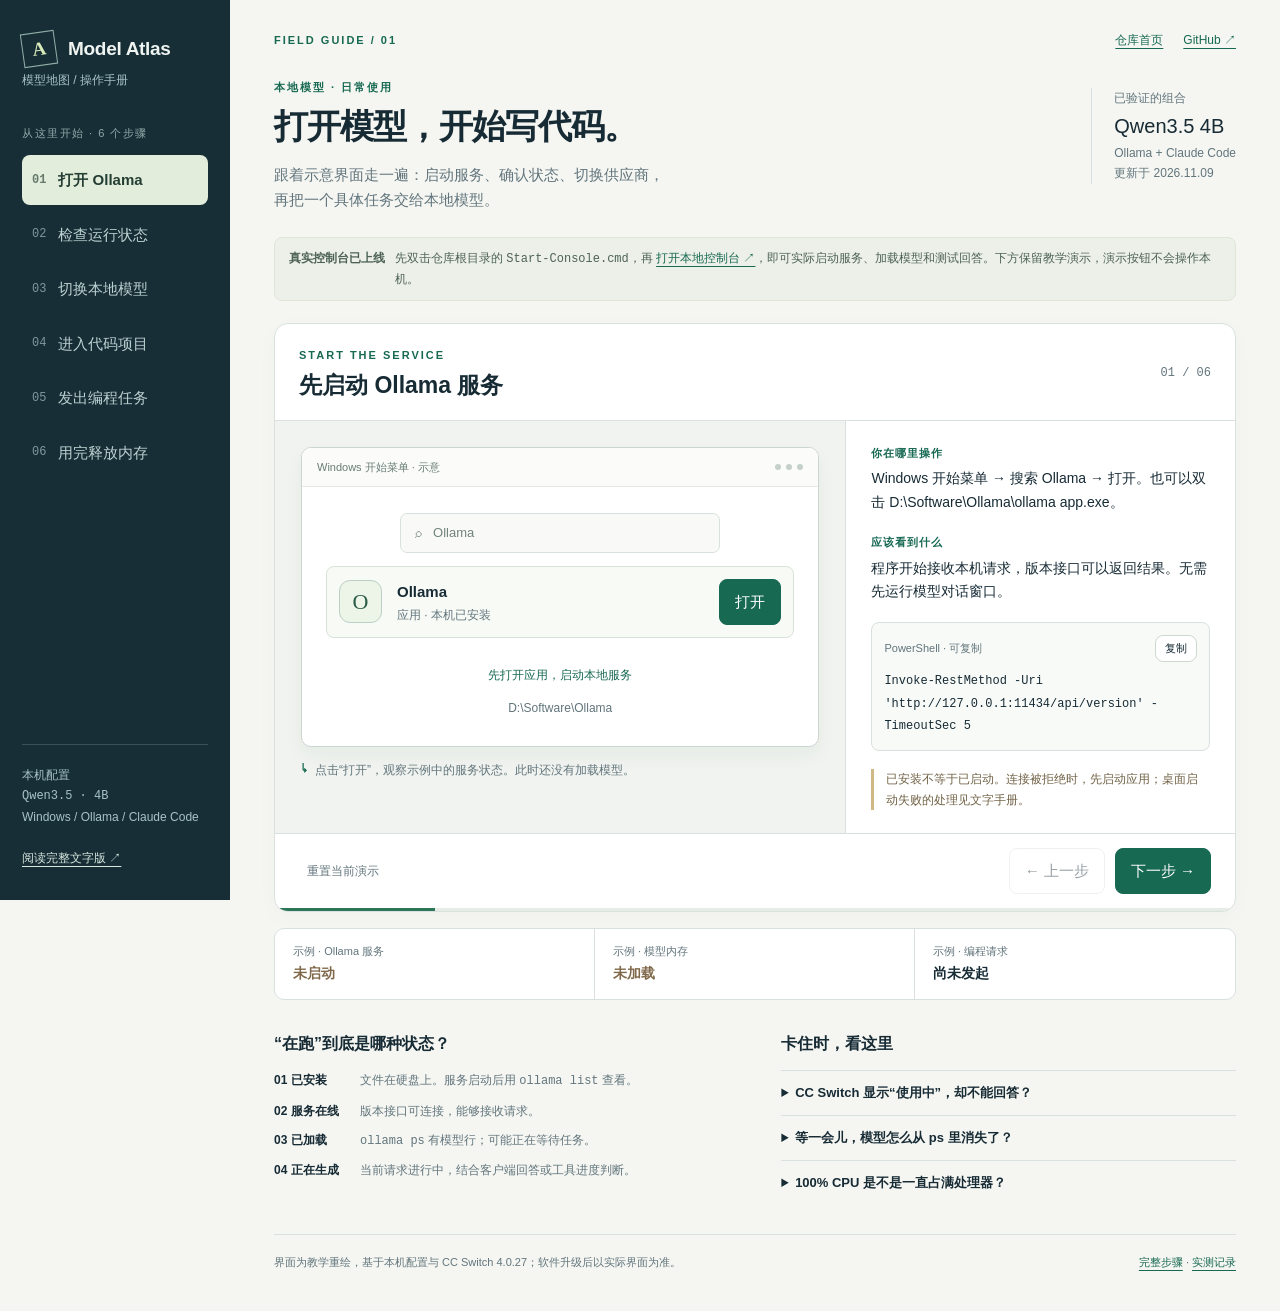
<file: docs/ui-guide/index.html>
<!doctype html>
<html lang="zh-CN">
<head>
<meta charset="utf-8">
<meta name="viewport" content="width=device-width, initial-scale=1">
<meta name="description" content="Model Atlas 本地模型操作手册：Ollama、CC Switch 与 Claude Code 的离线交互教学。">
<title>Model Atlas · 本地编程操作手册</title>
<style>
:root{--ink:#172b35;--muted:#62757c;--line:#d8e1df;--paper:#f5f6f2;--teal:#176952;--pale:#e5f1eb;--amber:#966126;--nav:#172e37}
*{box-sizing:border-box}body{margin:0;background:var(--paper);color:var(--ink);font-family:"Segoe UI","Microsoft YaHei",sans-serif;font-size:15px;line-height:1.7}button,a,input{ -webkit-tap-highlight-color:transparent}button{font:inherit;cursor:pointer}a{color:var(--teal);text-underline-offset:4px}button:focus-visible,a:focus-visible,summary:focus-visible{outline:3px solid #d49643;outline-offset:4px}button:disabled{cursor:default;opacity:.45}button{border:1px solid var(--line);border-radius:8px;padding:9px 15px;background:white;color:var(--ink)}button:hover:not(:disabled){background:#edf3ef}button.primary{background:var(--teal);color:#fff;border-color:var(--teal)}button.primary:hover{background:#10513e}.mono,code,pre{font-family:Consolas,"Cascadia Code",monospace}code{overflow-wrap:anywhere}pre{white-space:pre-wrap;overflow-wrap:anywhere;margin:0;font-size:13px;line-height:1.9}h1,h2,h3,p{margin:0}h1{font-size:34px;line-height:1.35;letter-spacing:-1px;font-weight:650}h2{font-size:23px;line-height:1.4}h3{font-size:16px}.muted{color:var(--muted)}.tiny{font-size:12px}.eyebrow{font-size:11px;letter-spacing:2px;text-transform:uppercase;font-weight:700;color:var(--teal)}.badge{display:inline-flex;align-items:center;gap:7px;border-radius:99px;padding:4px 11px;font-size:12px;background:var(--pale);color:var(--teal)}.dot{width:7px;height:7px;border-radius:50%;background:currentColor}.skip{position:fixed;top:-100px;left:20px;background:white;padding:10px;z-index:9}.skip:focus{top:10px}
.layout{display:grid;grid-template-columns:230px minmax(0,1fr);min-height:100vh}.sidebar{background:var(--nav);color:#eff4f1;padding:32px 22px;position:sticky;top:0;height:100vh;display:flex;flex-direction:column;gap:34px}.brand{display:flex;gap:12px;align-items:center;font-size:19px;font-weight:650;letter-spacing:-.3px}.brand-mark{display:grid;place-items:center;border:1px solid #92b0a8;width:34px;height:34px;transform:rotate(-8deg);font-family:Georgia,serif;color:#d7ecb9}.sidebar .sub{font-size:12px;color:#a8c2c6;margin-top:4px}.nav-title{color:#92aaa9;font-size:11px;letter-spacing:1.5px;margin-bottom:12px}.steps{display:flex;flex-direction:column;gap:5px}.step{border:none;background:transparent;color:#bcd0d0;text-align:left;display:flex;gap:12px;align-items:center;padding:12px 10px}.step:hover:not(:disabled){background:#223e47}.step[aria-current="step"]{background:#e3eddb;color:#243e33;font-weight:650}.num{font-family:Consolas,monospace;font-size:12px;opacity:.65}.sidebar-foot{margin-top:auto;border-top:1px solid #39515a;padding-top:20px;color:#a8c2c6;font-size:12px}.sidebar a{color:#d8e8df}.main{width:100%;max-width:1320px;padding:30px 44px 40px;margin:auto}.topline{display:flex;align-items:center;justify-content:space-between;gap:15px;margin-bottom:28px}.toplinks{display:flex;gap:20px;font-size:12px}.intro{display:flex;justify-content:space-between;gap:25px;align-items:flex-start;margin-bottom:24px}.intro h1{margin:7px 0 12px}.intro p{color:var(--muted);max-width:640px}.guide-stamp{border-left:1px solid var(--line);padding-left:22px;min-width:138px;margin-top:10px;color:var(--muted);font-size:12px}.guide-stamp strong{display:block;font-size:20px;color:var(--ink);font-weight:500}.notice{display:flex;gap:10px;align-items:flex-start;background:#edf0e8;border:1px solid #e0e5d8;border-radius:8px;padding:10px 14px;font-size:12px;color:#4d6255;margin-bottom:22px}.notice strong{white-space:nowrap}
.workspace{border:1px solid var(--line);background:white;border-radius:14px;overflow:hidden;box-shadow:0 6px 24px #213a3006}.workhead{display:flex;justify-content:space-between;align-items:center;padding:22px 24px 18px;border-bottom:1px solid var(--line);gap:14px}.workhead .eyebrow{margin-bottom:5px}.counter{font-family:Consolas,monospace;font-size:12px;color:var(--muted);white-space:nowrap}.bodygrid{display:grid;grid-template-columns:minmax(0,1.25fr) minmax(260px,.85fr)}.demo{padding:26px;background:#f0f3ef;border-right:1px solid var(--line);min-width:0}.window{border:1px solid #cbd6d1;background:#fff;border-radius:10px;box-shadow:0 9px 20px #1b3b2e0b;overflow:hidden;min-height:300px}.windowbar{background:#fbfcfa;border-bottom:1px solid #e3e8e3;padding:10px 15px;display:flex;align-items:center;justify-content:space-between;color:#687c76;font-size:11px}.traffic{display:flex;gap:5px}.traffic i{width:6px;height:6px;background:#c6d0ca;border-radius:50%}.canvas{padding:24px;min-height:257px}.canvas.center{display:flex;flex-direction:column;justify-content:center;align-items:center;text-align:center;gap:13px}.app-icon{width:59px;height:59px;border:1px solid #bbcfc5;border-radius:16px;background:#edf4e8;display:grid;place-items:center;color:#2c5d48;font-family:Georgia,serif;font-size:29px}.search-box{border:1px solid var(--line);background:#f9faf8;border-radius:7px;padding:8px 14px;width:100%;max-width:320px;text-align:left;color:#72847b;font-size:13px}.app-row{display:flex;align-items:center;gap:15px;width:100%;padding:12px;border:1px solid #d7e2d7;border-radius:8px;background:#f8faf6}.app-row .app-icon{width:43px;height:43px;font-size:22px;border-radius:11px}.app-row .text{flex:1;text-align:left}.arrow-hint{font-size:12px;color:var(--teal);margin-top:14px}.caption{font-size:12px;color:var(--muted);margin-top:13px;display:flex;gap:8px;align-items:flex-start}.caption span{color:var(--teal);font-weight:700}.explain{padding:23px 25px;display:flex;flex-direction:column;gap:18px;min-width:0}.explabel{font-size:11px;color:var(--teal);letter-spacing:1px;font-weight:700;margin-bottom:5px}.explain p{font-size:14px}.command{border:1px solid var(--line);border-radius:8px;background:#f8faf7;padding:12px}.command-top{display:flex;justify-content:space-between;align-items:center;font-size:11px;color:var(--muted);margin-bottom:8px;gap:8px}.copy{font-size:11px;padding:3px 9px;border-color:#cdd8ce}.command pre{font-size:12px}.tip{border-left:3px solid #cfb883;padding-left:12px;color:#716246;font-size:12px}.feedback{background:#e5f1eb;border-radius:7px;padding:10px 12px;color:#245641;font-size:13px;min-height:44px}.footnav{display:flex;justify-content:space-between;align-items:center;padding:14px 24px;border-top:1px solid var(--line);gap:15px}.footnav .left{display:flex;gap:10px}.reset{border:0;background:transparent;color:var(--muted);font-size:12px;padding:8px}.track{height:3px;background:#e8ece6}.track-fill{height:100%;background:#2c7757;transition:width .2s}
.statebar{display:grid;grid-template-columns:repeat(3,1fr);margin-top:16px;border:1px solid var(--line);border-radius:10px;background:#fff}.statecell{padding:13px 18px;border-right:1px solid var(--line);min-width:0}.statecell:last-child{border-right:0}.statecell small{font-size:11px;color:var(--muted);display:block}.statecell strong{font-size:14px;font-weight:600}.status-good{color:var(--teal)}.status-off{color:#80694b}.reference{margin-top:30px;display:grid;grid-template-columns:1.05fr 1fr;gap:30px}.reference h3{margin-bottom:13px}.ladder{display:grid;gap:9px}.ladder-row{display:grid;grid-template-columns:76px 1fr;gap:10px;font-size:12px}.ladder-row b{font-weight:600}.reference details{border-top:1px solid var(--line);padding:11px 0;font-size:13px}.reference summary{cursor:pointer;font-weight:600}.reference details p{font-size:12px;color:var(--muted);margin-top:10px}.bottom{display:flex;justify-content:space-between;gap:20px;border-top:1px solid var(--line);padding-top:18px;margin-top:28px;font-size:11px;color:var(--muted)}.terminal{background:#1e3038;color:#d7e4db;border-color:#2b424b}.terminal .windowbar{background:#263d46;color:#b7ceca;border-color:#38515a}.terminal .canvas{padding:20px}.terminal pre{font-size:12px;line-height:2}.terminal .green{color:#a6d7a7}.terminal .comment{color:#8da7aa}.terminal .primary{margin-top:18px;background:#d8e8c7;color:#243e33;border-color:#d8e8c7}.toggle-group{display:flex;flex-wrap:wrap;gap:6px;margin-bottom:18px}.toggle-group button{font-size:12px;padding:5px 9px}.toggle-group button[aria-pressed="true"]{background:var(--pale);color:var(--teal);border-color:#8db49f}.cli-output{border:1px solid var(--line);border-radius:7px;background:#f8faf7;padding:15px;min-height:145px}.cli-output strong{font-size:13px}.cli-output p{margin-top:10px;font-size:12px;color:var(--muted)}.cc-tabs{display:flex;gap:17px;font-size:12px;border-bottom:1px solid var(--line);padding-bottom:13px;margin-bottom:16px}.cc-tabs b{color:var(--teal)}.provider{border:1px solid var(--line);border-radius:8px;padding:14px;margin-bottom:10px;display:flex;align-items:center;justify-content:space-between;gap:10px;font-size:12px}.provider.selected{border-color:#55987b;background:#f0f7f0}.provider button{font-size:12px;padding:6px 10px;white-space:nowrap}.provider small{display:block;color:var(--muted);font-size:10px}.done-mark{font-size:12px;color:var(--teal);font-weight:650;white-space:nowrap}.checkrow{display:flex;gap:10px;padding:10px 0;font-size:13px;border-bottom:1px solid var(--line)}.checkrow span:first-child{color:var(--teal)}.checkrow:last-child{border-bottom:0}.metric{display:flex;gap:24px;margin:10px 0}.metric strong{font-size:29px;font-weight:550}.metric small{display:block;font-size:11px;color:var(--muted)}.sr-only{position:absolute;width:1px;height:1px;overflow:hidden;clip:rect(0,0,0,0)}
@media(min-width:1500px){.main{padding:40px 60px}.canvas{min-height:285px}.window{min-height:328px}}
@media(max-width:1120px){.main{padding:25px}.layout{grid-template-columns:195px minmax(0,1fr)}.sidebar{padding:27px 15px}.bodygrid{grid-template-columns:1fr}.demo{border-right:0;border-bottom:1px solid var(--line)}.explain{display:grid;grid-template-columns:1fr 1fr;gap:18px}.command,.tip,.feedback{grid-column:1/-1}.guide-stamp{display:none}h1{font-size:29px}.canvas{min-height:220px}.window{min-height:260px}}
@media(max-width:700px){.layout{display:block}.sidebar{position:static;width:100%;height:auto;padding:18px;gap:18px}.sidebar .brand{font-size:18px}.sidebar .sub,.nav-title,.sidebar-foot{display:none}.steps{display:grid;grid-template-columns:repeat(3,1fr);gap:5px}.step{font-size:12px;padding:8px 6px;gap:7px}.main{padding:22px 16px}.topline{margin-bottom:20px}.toplinks{gap:12px}.toplinks a:first-child{display:none}h1{font-size:27px}.intro p{font-size:13px}.notice{display:block}.notice strong{display:block;margin-bottom:3px}.workhead{padding:18px}h2{font-size:20px}.demo{padding:15px}.canvas{padding:17px}.explain{padding:18px;display:flex}.statecell{padding:10px}.statecell strong{font-size:12px}.reference{grid-template-columns:1fr;gap:22px}.footnav{padding:12px}.footnav button{font-size:12px;padding:8px 10px}.footnav .left{gap:5px}.bottom{display:block}.app-row{flex-wrap:wrap}.app-row button{margin-left:auto}.provider{padding:11px;flex-wrap:wrap}.terminal pre{font-size:11px}}
@media(prefers-reduced-motion:reduce){*{transition:none!important}}
@media print{.sidebar,.topline,.footnav,.copy,.reset{display:none}.layout{display:block}.main{max-width:none;padding:0}.bodygrid{grid-template-columns:1fr 1fr}.reference{grid-template-columns:1fr 1fr}.workspace{box-shadow:none}.notice:after{content:"完整文字步骤请阅读 docs/operation-manual.md。"}.bottom{margin-top:12px}}
</style>
</head>
<body>
<a class="skip" href="#manual">跳到操作步骤</a>
<div class="layout">
<aside class="sidebar" aria-label="手册目录">
  <div><div class="brand"><span class="brand-mark" aria-hidden="true">A</span> Model Atlas</div><div class="sub">模型地图 / 操作手册</div></div>
  <nav aria-label="操作步骤"><div class="nav-title">从这里开始 · 6 个步骤</div><div class="steps" id="steps"></div></nav>
  <div class="sidebar-foot">本机配置<br><span class="mono">Qwen3.5 · 4B</span><br>Windows / Ollama / Claude Code<br><br><a href="../operation-manual.md">阅读完整文字版 ↗</a></div>
</aside>
<main class="main" id="manual">
  <div class="topline"><span class="eyebrow">FIELD GUIDE / 01</span><div class="toplinks"><a href="../../README.md">仓库首页</a><a href="https://github.com/HuWillis/model-atlas" target="_blank" rel="noreferrer">GitHub ↗</a></div></div>
  <header class="intro"><div><div class="eyebrow">本地模型 · 日常使用</div><h1>打开模型，开始写代码。</h1><p>跟着示意界面走一遍：启动服务、确认状态、切换供应商，<br>再把一个具体任务交给本地模型。</p></div><div class="guide-stamp">已验证的组合<strong>Qwen3.5 4B</strong>Ollama + Claude Code<br>更新于 2026.11.09</div></header>
  <div class="notice"><strong>真实控制台已上线</strong><span>先双击仓库根目录的 <code>Start-Console.cmd</code>，再 <a href="http://127.0.0.1:18765" target="_blank" rel="noreferrer">打开本地控制台 ↗</a>，即可实际启动服务、加载模型和测试回答。下方保留教学演示，演示按钮不会操作本机。</span></div>
  <section class="workspace" aria-labelledby="step-title">
    <div class="workhead"><div><div class="eyebrow" id="step-kicker"></div><h2 id="step-title" tabindex="-1"></h2></div><span class="counter" id="counter"></span></div>
    <div class="bodygrid"><div class="demo"><div id="scene"></div><div class="caption"><span>↳</span><p id="caption"></p></div></div><div class="explain" id="explain"></div></div>
    <div class="footnav"><button class="reset" id="reset">重置当前演示</button><div class="left"><button id="prev">← 上一步</button><button class="primary" id="next">下一步 →</button></div></div><div class="track"><div class="track-fill" id="progress"></div></div>
  </section>
  <div class="statebar" aria-label="当前步骤的示例状态"><div class="statecell"><small>示例 · Ollama 服务</small><strong id="service-state"></strong></div><div class="statecell"><small>示例 · 模型内存</small><strong id="model-state"></strong></div><div class="statecell"><small>示例 · 编程请求</small><strong id="request-state"></strong></div></div>
  <section class="reference" aria-label="状态说明与常见问题"><div><h3>“在跑”到底是哪种状态？</h3><div class="ladder"><div class="ladder-row"><b>01 已安装</b><span class="muted">文件在硬盘上。服务启动后用 <code>ollama list</code> 查看。</span></div><div class="ladder-row"><b>02 服务在线</b><span class="muted">版本接口可连接，能够接收请求。</span></div><div class="ladder-row"><b>03 已加载</b><span class="muted"><code>ollama ps</code> 有模型行；可能正在等待任务。</span></div><div class="ladder-row"><b>04 正在生成</b><span class="muted">当前请求进行中，结合客户端回答或工具进度判断。</span></div></div></div>
  <div><h3>卡住时，看这里</h3><details><summary>CC Switch 显示“使用中”，却不能回答？</summary><p>“使用中”只表示供应商配置被选中。先打开 Ollama，再检查 <code>http://127.0.0.1:11434/api/version</code>；返回版本号后，新开 Claude Code 会话。</p></details><details><summary>等一会儿，模型怎么从 ps 里消失了？</summary><p>默认空闲约 5 分钟后会释放模型内存，具体取决于 keep_alive 设置。文件仍保存在硬盘上，下次请求会重新加载。<a href="https://docs.ollama.com/faq#how-do-i-keep-a-model-loaded-in-memory-or-make-it-unload-immediately" target="_blank" rel="noreferrer">官方说明 ↗</a></p></details><details><summary>100% CPU 是不是一直占满处理器？</summary><p>这是 Ollama 的处理器分配标记，表示使用 CPU 与系统内存，不是实时 CPU 使用率。本机上次小型代码任务约 95 秒，6 项测试通过；复杂任务尚未验证。</p></details></div></section>
  <footer class="bottom"><span>界面为教学重绘，基于本机配置与 CC Switch 4.0.27；软件升级后以实际界面为准。</span><span><a href="../operation-manual.md">完整步骤</a> · <a href="../validation-2026-11-09.md">实测记录</a></span></footer>
</main></div>
<div id="announce" class="sr-only" role="status" aria-live="polite"></div>
<noscript><p style="padding:24px">交互演示需要 JavaScript。请阅读同目录上一级的 operation-manual.md 文字手册。</p></noscript>
<script>
'use strict';
const MODEL='qwen3.5-coding:4b';
const CLI="& 'D:\\Software\\Ollama\\ollama.exe'";
const guide=[
 {short:'打开 Ollama',title:'先启动 Ollama 服务',label:'START THE SERVICE',caption:'点击“打开”，观察示例中的服务状态。此时还没有加载模型。',where:'Windows 开始菜单 → 搜索 Ollama → 打开。也可以双击 D:\\Software\\Ollama\\ollama app.exe。',expect:'程序开始接收本机请求，版本接口可以返回结果。无需先运行模型对话窗口。',cmd:"Invoke-RestMethod -Uri 'http://127.0.0.1:11434/api/version' -TimeoutSec 5",tip:'已安装不等于已启动。连接被拒绝时，先启动应用；桌面启动失败的处理见文字手册。'},
 {short:'检查运行状态',title:'看清服务与模型的状态',label:'READ THE STATE',caption:'切换三种示例，比较版本接口和 ollama ps 的结果。',where:'在 PowerShell 检查版本接口，再执行 ollama ps。上一步的版本检查命令只查询状态。',expect:'服务在线但 ps 没有模型行，是正常的待机状态。发起请求后模型才会按需加载。',cmd:CLI+' ps',tip:'ollama list 看硬盘上已安装的模型；ollama ps 看内存中的模型。ps 有一行也不能证明当前正在生成。'},
 {short:'切换本地模型',title:'让 Claude Code 连接本机',label:'SELECT THE PROVIDER',caption:'点击本地供应商的“切换”，确认出现“使用中”。',where:'CC Switch → 左侧 Claude Code → 顶部直连 → Ollama · Qwen3.5 4B 本地 → 切换。',expect:'请求地址为 http://127.0.0.1:11434；默认模型和各个角色都使用 qwen3.5-coding:4b。',cmd:'http://127.0.0.1:11434',cmdLabel:'配置中的请求地址',tip:'“使用中”只表示配置已选中，不会替你启动 Ollama。切换后重新打开 Claude Code 会话。'},
 {short:'进入代码项目',title:'在项目目录打开 Claude Code',label:'OPEN YOUR PROJECT',caption:'演示按钮展示启动后的会话；真正执行请复制右侧命令到 PowerShell。',where:'打开新的 PowerShell，先进入项目文件夹，再运行 claude。右侧以 Model Atlas 仓库为例。',expect:'看到 Claude Code 会话。首次使用目录时，按实际需要确认目录可信与编辑权限。',cmd:"Set-Location 'D:\\GitHub\\model-atlas'\nclaude --model "+MODEL,tip:'使用你要修改的项目目录。切回远端供应商后，新开会话运行 claude，不再附带这个本地模型参数。'},
 {short:'发出编程任务',title:'给它一个明确的小任务',label:'MAKE THE FIRST REQUEST',caption:'点击“回放实测”查看历史验证步骤；不会重新执行代码或请求模型。',where:'在 Claude Code 会话中输入任务。第一次可先让它阅读 README，之后再限定文件做修改。',expect:'出现文件读取、编辑过程与最终回答。完成后检查改动并运行测试。',cmd:'阅读 README.md，告诉我仓库有哪些安装和检查脚本。先不要修改文件。',cmdLabel:'复制一条入门请求',tip:'这里的历史回放是 2026-11-09 的字符串函数任务：约 95 秒、6 项测试通过。更复杂的任务仍需单独验证。'},
 {short:'用完释放内存',title:'需要时再加载模型',label:'FINISH AND UNLOAD',caption:'模拟释放内存：模型离开内存，但 Ollama 服务和硬盘上的文件仍保留。',where:'先结束当前任务。暂时不用可以等待空闲超时，也可以在 PowerShell 执行 ollama stop。',expect:'ps 中不再列出该模型，版本接口仍能响应。下次请求会重新加载模型。',cmd:CLI+' stop '+MODEL,tip:'完全停止服务：在通知区域的 Ollama 菜单选择退出；若用 serve 启动，则在对应终端按 Ctrl+C。关闭 CC Switch 不等于退出 Ollama。'}
];
let step=0,action=false,scenario='idle';
const $=id=>document.getElementById(id);
const escape=s=>String(s).replace(/[&<>"']/g,c=>({'&':'&amp;','<':'&lt;','>':'&gt;','"':'&quot;',"'":'&#39;'}[c]));
function frame(title,body,terminal=false){return `<div class="window ${terminal?'terminal':''}"><div class="windowbar"><span>${title}</span><span class="traffic" aria-hidden="true"><i></i><i></i><i></i></span></div>${body}</div>`}
function state(service,model,request){$('service-state').textContent=service;$('service-state').className=service==='在线'?'status-good':'status-off';$('model-state').textContent=model;$('model-state').className=model==='已加载'?'status-good':'status-off';$('request-state').textContent=request}
function scene(){
 if(step===0){state(action?'在线':'未启动','未加载','尚未发起');return frame('Windows 开始菜单 · 示意',`<div class="canvas center"><div class="search-box">⌕ &nbsp; Ollama</div><div class="app-row"><div class="app-icon" aria-hidden="true">O</div><div class="text"><strong>Ollama</strong><div class="tiny muted">应用 · 本机已安装</div></div><button class="primary" data-action="start">${action?'再次演示':'打开'}</button></div><div class="arrow-hint">${action?'✓ 示例：版本接口返回 0.40.15':'先打开应用，启动本地服务'}</div><p class="tiny muted">D:\\Software\\Ollama</p></div>`)}
 if(step===1){const off=scenario==='off',loaded=scenario==='loaded';state(off?'未启动':'在线',loaded?'已加载':'未加载','未展示请求进度');const states=[['off','服务未启动'],['idle','在线 · 未加载'],['loaded','模型已加载']];return frame('PowerShell 状态检查 · 示例',`<div class="canvas"><div class="toggle-group">${states.map(([id,t])=>`<button data-scenario="${id}" aria-pressed="${scenario===id}">${t}</button>`).join('')}</div><div class="cli-output"><strong>${off?'连接被拒绝':loaded?'版本接口正常 · ps 有模型行':'版本接口正常 · ps 只有表头'}</strong><pre>${off?'127.0.0.1:11434\n无法连接本地服务':loaded?'NAME                 PROCESSOR\nqwen3.5-coding:4b    100% CPU\nCONTEXT              65536':'NAME    ID    SIZE    PROCESSOR\n（没有模型行）'}</pre><p>${off?'打开 Ollama，再检查一次。':loaded?'模型已经驻留内存，可能在等待任务。':'服务已经准备好；发起请求后再加载模型。'}</p></div></div>`)}
 if(step===2){state('在线','未加载','尚未发起');return frame('CC Switch / Claude Code · 示意',`<div class="canvas"><div class="cc-tabs"><b>直连 ●</b><span class="muted">路由</span><span class="muted">聚合</span></div><div class="provider"><div><strong>Claude Official</strong><small>官方供应商</small></div><span class="muted">未选择</span></div><div class="provider ${action?'selected':''}"><div><strong>Ollama · Qwen3.5 4B 本地</strong><small>http://127.0.0.1:11434</small></div>${action?'<span class="done-mark">● 使用中</span>':'<button class="primary" data-action="select">切换</button>'}</div><p class="tiny muted">${action?'配置已选中。请新开 Claude Code 会话。':'找到本地供应商，点击切换。'}</p></div>`)}
 if(step===3){state('在线','未加载','等待输入任务');return frame('PowerShell / Claude Code · 示意',`<div class="canvas"><pre><span class="comment"># 在目标项目目录中</span>\nPS D:\\GitHub\\model-atlas&gt;\n<span class="green">claude --model ${MODEL}</span>\n\n${action?'Claude Code\nModel: '+MODEL+'\n\n&gt; 输入你的任务…':'启动后，再发送第一条请求。'}</pre><button class="primary" data-action="launch">${action?'已展示会话 · 再次演示':'演示打开会话'}</button></div>`,true)}
 if(step===4){state('在线',action?'已加载':'未加载',action?'历史任务已完成':'尚未发起');return frame('Claude Code · 2026-11-09 实测回放',`<div class="canvas">${action?'<div class="metric"><div><strong>6 / 6</strong><small>功能测试通过</small></div><div><strong>95 s</strong><small>历史任务耗时</small></div></div><div class="checkrow"><span>✓</span><span>Read：读取 strings.py</span></div><div class="checkrow"><span>✓</span><span>Edit：实现 normalize_names</span></div><div class="checkrow"><span>✓</span><span>检查代码后，运行测试并通过</span></div>':'<p class="tiny muted">已验证的小任务</p><h3 style="margin:10px 0">实现一个字符串规范化函数</h3><p class="muted" style="font-size:13px">去除空白，忽略大小写去重，保留顺序与首次拼写。</p><button class="primary" data-action="replay" style="margin-top:22px">回放实测 →</button>'}</div>`)}
 state('在线',action?'未加载':'已加载','没有进行中的任务');return frame('Ollama 模型内存 · 示意',`<div class="canvas center"><span class="badge"><span class="dot"></span>服务保持在线</span><h3>${action?'内存已释放':'模型仍驻留内存'}</h3><p class="muted" style="font-size:13px">${action?'硬盘上的模型文件保留。下次请求会重新加载。':'结束任务后，可以等待空闲超时或手动释放。'}</p><button class="primary" data-action="unload">${action?'再次演示释放内存':'模拟释放内存'}</button><span class="tiny muted">ollama stop ${MODEL}</span></div>`)
}
function render(focus=false){
 const item=guide[step];$('steps').innerHTML=guide.map((g,i)=>`<button class="step" data-step="${i}" ${i===step?'aria-current="step"':''}><span class="num">0${i+1}</span>${g.short}</button>`).join('');
 $('step-kicker').textContent=item.label;$('step-title').textContent=item.title;$('counter').textContent=`0${step+1} / 06`;$('caption').textContent=item.caption;$('scene').innerHTML=scene();
 const messages=['示例中服务已启动，模型还没有加载。','','示例中本地配置已选中。下一步重新启动会话。','示例中会话已打开，等待你输入任务。','历史回放已完成。测试结果不能代表所有编程任务。','示例中模型已从内存释放，服务保持在线。'];
 $('explain').innerHTML=`<div><div class="explabel">你在哪里操作</div><p>${escape(item.where)}</p></div><div><div class="explabel">应该看到什么</div><p>${escape(item.expect)}</p></div><div class="command"><div class="command-top"><span>${item.cmdLabel||'PowerShell · 可复制'}</span><button class="copy" id="copy" aria-label="复制当前步骤的命令或文本">复制</button></div><pre id="command-text">${escape(item.cmd)}</pre></div><div class="tip">${escape(item.tip)}</div>${action?`<div class="feedback">${escape(messages[step])}</div>`:''}`;
 $('prev').disabled=step===0;$('next').textContent=step===5?'回到第一步 ↺':'下一步 →';$('progress').style.width=((step+1)/6*100)+'%';
 if(focus)$('step-title').focus({preventScroll:true});
}
function go(i){step=i;action=false;scenario='idle';render(true);$('announce').textContent=`第 ${step+1} 步：${guide[step].title}`}
document.addEventListener('click',async e=>{
 const button=e.target.closest('button');if(!button)return;
 if(button.dataset.step!==undefined){go(Number(button.dataset.step));return}
 if(button.dataset.scenario){scenario=button.dataset.scenario;render();document.querySelector(`[data-scenario="${scenario}"]`).focus({preventScroll:true});$('announce').textContent=button.textContent+'，示例已更新';return}
 if(button.dataset.action){action=true;render();$('announce').textContent='教学示例已更新。未执行任何本机操作。';const target=document.querySelector('[data-action]');if(target)target.focus({preventScroll:true});else $('step-title').focus({preventScroll:true});return}
 if(button.id==='prev'){go(Math.max(0,step-1));return}if(button.id==='next'){go((step+1)%guide.length);return}if(button.id==='reset'){action=false;scenario='idle';render();$('reset').focus();$('announce').textContent='当前步骤演示已重置';return}
 if(button.id==='copy'){
  try{if(!navigator.clipboard?.writeText)throw new Error('Clipboard unavailable');await navigator.clipboard.writeText(guide[step].cmd);button.textContent='已复制';$('announce').textContent='文本已复制，请到对应应用中粘贴。'}
  catch{const selection=window.getSelection(),range=document.createRange();range.selectNodeContents($('command-text'));selection.removeAllRanges();selection.addRange(range);button.textContent='已选中';$('announce').textContent='浏览器未开放剪贴板。文本已选中，请按 Ctrl+C 或使用系统复制菜单。'}
 }
});
render();
</script>
</body>
</html>
</file>
